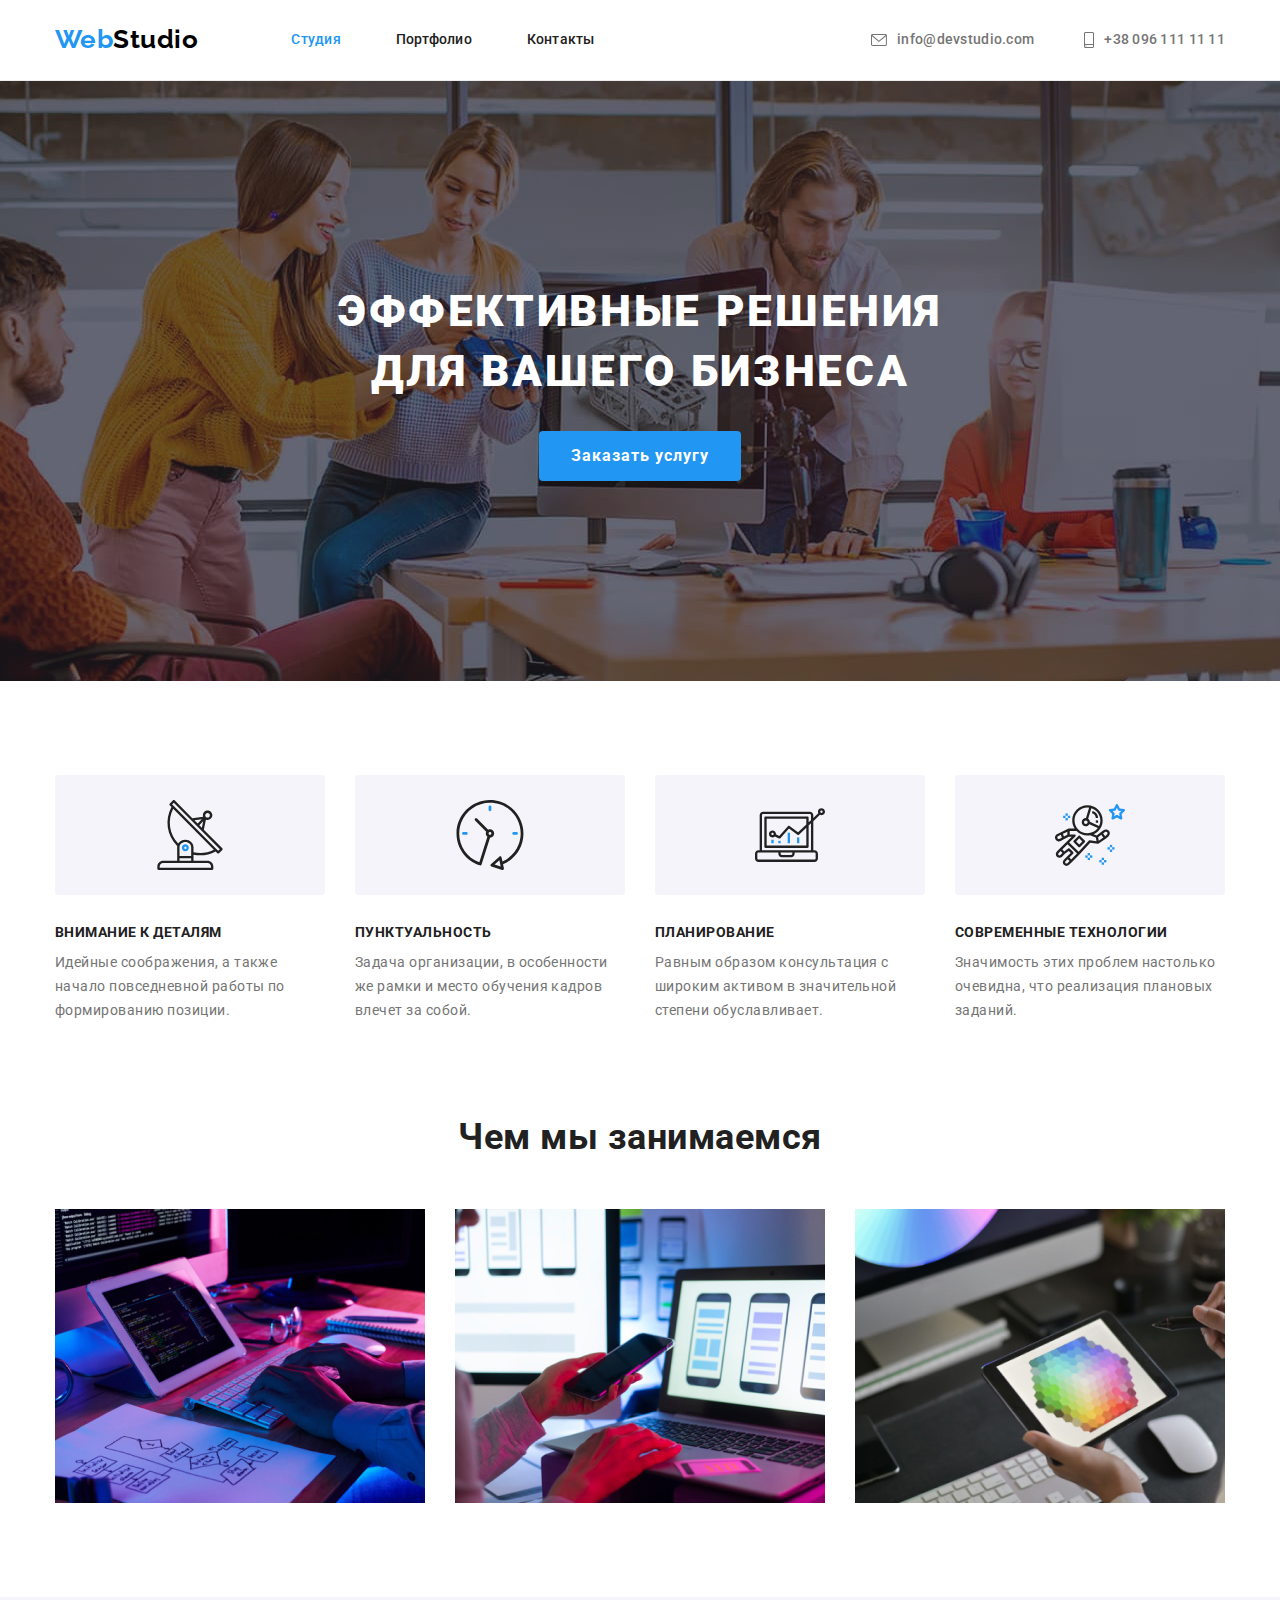
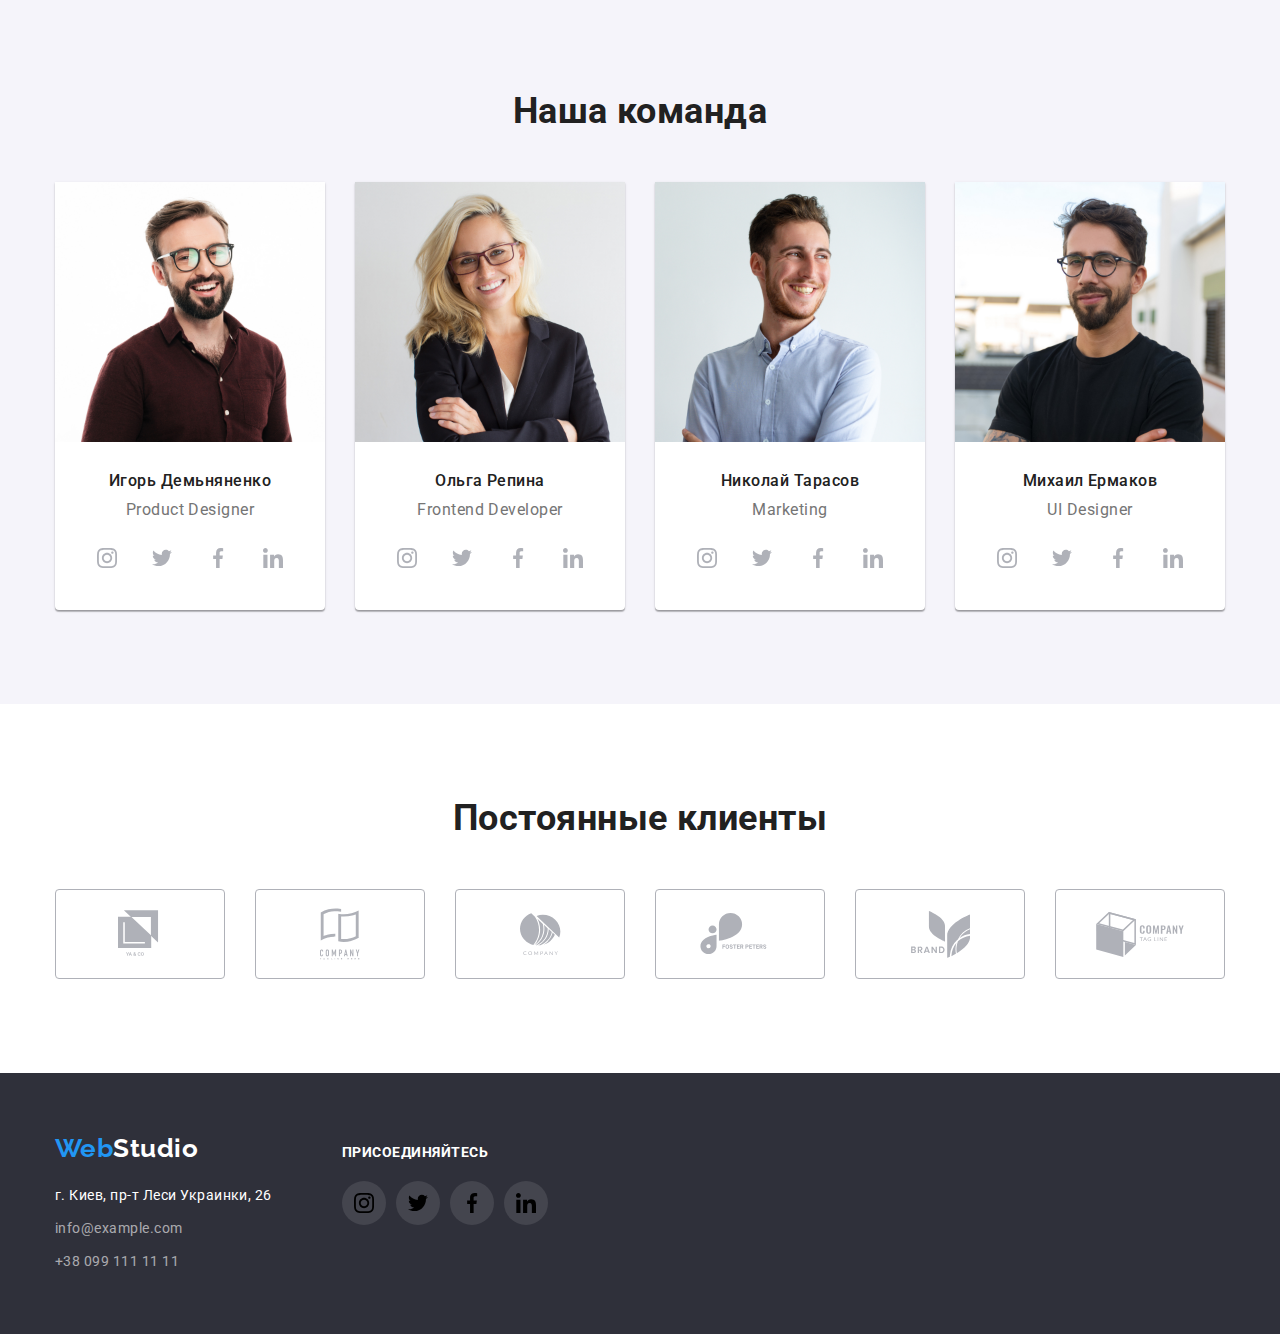
<file: index.html>
<!DOCTYPE html>
<html lang="ru">
<head>
    <meta charset="UTF-8">
    <meta name="viewport" content="width=device-width, initial-scale=1.0">
    <title>Document</title>
    <link rel="stylesheet" href="https://cdnjs.cloudflare.com/ajax/libs/modern-normalize/1.0.0/modern-normalize.min.css">
    <link rel="preconnect" href="https://fonts.gstatic.com">
    <link rel="stylesheet" href="https://fonts.googleapis.com/css2?family=Raleway:wght@700&family=Roboto:wght@400;500;700;900&display=swap">
    <link rel="stylesheet" href="./css/style.css">
</head>
<body>
    <!--Шапка сайта-->
    <header class="header">
        <div class="container">
            <nav class="nav">
                <a class ="link logo" href="./index.html"><span class="web">Web</span><span class="studio">Studio</span></a> 
                
                <ul class="list navmenu">
                    <li class="item"><a class="nav-link link current-page" href="./index.html">Студия</a></li>
                    <li class="item"><a class="nav-link link" href="./portfolio.html">Портфолио</a></li>
                    <li class="item"><a class="nav-link link" href="">Контакты</a></li>
                </ul>
            </nav>

            <ul class="list header-address">
                <li class="item"><a class="contacts link" href="mailto:info@devstudio.com">
                    <svg class="icon mail"><use href="./images/svg/symbol-defs.svg#mail"></use>
                    </svg>info@devstudio.com
                </a></li>
                <li class="item"><a class="contacts link" href="tel:+380961111111">
                    <svg class="icon smartphone">
                    <use href="./images/svg/symbol-defs.svg#smartphone"></use>
                </svg>+38 096 111 11 11
            </a></li>   
            </ul>
        </div>
    </header>

<!--Основной контент-->
    <main>

        <!--большая секция с баннером-->
        <section class="banner">
            <div class="container">
                <h1 class="banner-title">Эффективные решения для вашего бизнеса</h1>
                <a class ="banner-link link" href="">заказать услугу</a>
            </div>
        </section>

        <!-- наши принципы -->
        <section class="principles">
            <!--скрытый заголовок-->
            <!--<h2>наши принципы</h2>-->
            <div class="container">
                <ul class="list">
                    <li class="item sputnik">
                            <h3 class="principles-tittle">внимание к деталям</h3>
                            <p class="principles-text">Идейные соображения, а также начало повседневной работы по формированию позиции.</p>
                    </li>

                    <li class="item clock">
                            <h3 class="principles-tittle">пунктуальность</h3>
                            <p class="principles-text">Задача организации, в особенности же рамки и место обучения кадров влечет за собой.</p>
                    </li>

                    <li class="item diagram">
                            <h3 class="principles-tittle">планирование</h3>
                            <p class="principles-text">Равным образом консультация с широким активом в значительной степени обуславливает.</p>
                    </li>

                    <li class="item austronaut">
                            <h3 class="principles-tittle">современные технологии</h3>
                            <p class="principles-text">Значимость этих проблем настолько очевидна, что реализация плановых заданий.</p>
                    </li>
                </ul>
            </div>
        </section>   

        <!-- О нас-->
        <section class="about">
            <div class="container">
                <h2 class="about-tittle">чем мы занимаемся</h2>
                <ul class="list">
                        <li class="item"><img src="./images/portfolio1.jpg" alt="пример работы 1"></li>
                        <li class="item"><img src="./images/portfolio2.jpg" alt="пример работы 2"></li>
                        <li class="item"><img src="./images/portfolio3.jpg" alt="пример работы 3"></li>
                </ul>
            </div>
        </section>

        <!--наша команда-->
        <section class="team">
            <div class="container">
                <h2 class="team-tittle">наша команда</h2>
                <ul class="list">
                    <li class="item"> 
                        <img src="./images/igor.jpg" alt="фото сотрудника">
                        <div class="team-discription">
                            <h3 class="team-name">Игорь Демьняненко</h3>
                            <p class="team-profession">Product Designer</p>
                            <ul class="list socials">
                                <li class="socials-item">
                                    <a class="socials-link" href="https://www.instagram.com/">
                                        <svg class="icon instagram">
                                            <use href="./images/svg/symbol-defs.svg#instagram"></use>
                                        </svg>
                                    </a>

                                </li>
                                <li class="socials-item">
                                    <a class="socials-link" href="https://www.twitter.com">
                                        <svg class="icon twitter">
                                            <use href="./images/svg/symbol-defs.svg#twitter"></use>
                                        </svg>
                                    </a>
                                </li>
                                <li class="socials-item">
                                    <a class="socials-link" href="https://www.facebook.com">
                                        <svg class="icon facebook">
                                            <use href="./images/svg/symbol-defs.svg#facebook"></use>
                                        </svg>
                                    </a>
                                </li>
                                <li class="socials-item">
                                    <a class="socials-link" href="https://www.linkedin.com">
                                        <svg class="icon linkedin">
                                            <use href="./images/svg/symbol-defs.svg#linkedin"></use>
                                        </svg>
                                    </a>
                                </li>
                                </ul>
                        </div>
                    </li>

                    <li class="item">
                        <img src="./images/olga.jpg" alt="фото сотрудника">
                        <div class="team-discription">
                            <h3 class="team-name">Ольга Репина</h3>
                            <p class="team-profession">Frontend Developer</p>
                            <ul class="list socials">
                                <li class="socials-item">
                                    <a class="socials-link" href="https://www.instagram.com/">
                                        <svg class="icon instagram">
                                            <use href="./images/svg/symbol-defs.svg#instagram"></use>
                                        </svg>
                                    </a>
                                </li>
                                <li class="socials-item">
                                    <a class="socials-link" href="https://www.twitter.com">
                                        <svg class="icon twitter">
                                            <use href="./images/svg/symbol-defs.svg#twitter"></use>
                                        </svg>
                                    </a>
                                </li>
                                <li class="socials-item">
                                    <a class="socials-link" href="https://www.facebook.com">
                                        <svg class="icon facebook">
                                            <use href="./images/svg/symbol-defs.svg#facebook"></use>
                                        </svg>
                                    </a>
                                </li>
                                <li class="socials-item">
                                    <a class="socials-link" href="https://www.linkedin.com">
                                        <svg class="icon linkedin">
                                            <use href="./images/svg/symbol-defs.svg#linkedin"></use>
                                        </svg>
                                    </a>
                                </li>
                            </ul> 
                        </div>
                    </li>
                    <li class="item">
                        <img src="./images/nikolay.jpg" alt="фото сотрудника">
                        <div class="team-discription">
                            <h3 class="team-name">Николай Тарасов</h3>
                            <p class="team-profession">Marketing</p>   
                            <ul class="list socials">
                                <li class="socials-item">
                                    <a class="socials-link" href="https://www.instagram.com/">
                                        <svg class="icon instagram">
                                            <use href="./images/svg/symbol-defs.svg#instagram"></use>
                                        </svg>
                                    </a>
                        
                                </li>
                                <li class="socials-item">
                                    <a class="socials-link" href="https://www.twitter.com">
                                        <svg class="icon twitter">
                                            <use href="./images/svg/symbol-defs.svg#twitter"></use>
                                        </svg>
                                    </a>
                                </li>
                                <li class="socials-item">
                                    <a class="socials-link" href="https://www.facebook.com">
                                        <svg class="icon facebook">
                                            <use href="./images/svg/symbol-defs.svg#facebook"></use>
                                        </svg>
                                    </a>
                                </li>
                                <li class="socials-item">
                                    <a class="socials-link" href="https://www.linkedin.com">
                                        <svg class="icon linkedin">
                                            <use href="./images/svg/symbol-defs.svg#linkedin"></use>
                                        </svg>
                                    </a>
                                </li>
                            </ul>
                        </div>
                    </li>

                    <li class="item">
                        <img src="./images/mikhail.jpg" alt="фото сотрудника">
                        <div class="team-discription">
                            <h3 class="team-name">Михаил Ермаков</h3>
                            <p class="team-profession">UI Designer</p>                           
                            <ul class="list socials">
                                <li class="socials-item">
                                    <a class="socials-link" href="https://www.instagram.com/">
                                        <svg class="icon instagram">
                                            <use href="./images/svg/symbol-defs.svg#instagram"></use>
                                        </svg>
                                    </a>
                                </li>
                                <li class="socials-item">
                                    <a class="socials-link" href="https://www.twitter.com">
                                        <svg class="icon twitter">
                                            <use href="./images/svg/symbol-defs.svg#twitter"></use>
                                        </svg>
                                    </a>
                                </li>
                                <li class="socials-item">
                                    <a class="socials-link" href="https://www.facebook.com">
                                        <svg class="icon facebook">
                                            <use href="./images/svg/symbol-defs.svg#facebook"></use>
                                        </svg>
                                    </a>
                                </li>
                                <li class="socials-item">
                                    <a class="socials-link" href="https://www.linkedin.com">
                                        <svg class="icon linkedin">
                                            <use href="./images/svg/symbol-defs.svg#linkedin"></use>
                                        </svg>
                                    </a>
                                </li>
                            </ul>
                        </div>
                    </li>
                </ul>
            </div>
        </section>

        <!--клиенты-->
        <section class="clients">
            <div class="container">
                <h2 class="clients-tittle">постоянные клиенты</h2>
                <ul class="list clients-list">
                    <li class="item">
                        <a class="link clients-link" href="">
                            <svg class="icon logo-1">
                                <use href="./images/svg/symbol-defs.svg#logo-1"></use>
                            </svg>
                        </a>
                    </li>
                    <li class="item">
                        <a class="link clients-link" href="">
                            <svg class="icon logo-2">
                                <use href="./images/svg/symbol-defs.svg#logo-2"></use>
                            </svg>
                        </a>
                    </li>
                    <li class="item">
                        <a class="link clients-link" href="">
                            <svg class="icon logo-3">
                                <use href="./images/svg/symbol-defs.svg#logo-3"></use>
                            </svg>
                        </a>
                    </li>
                    <li class="item">
                        <a class="link clients-link" href="">
                            <svg class="icon logo-4">
                                <use href="./images/svg/symbol-defs.svg#logo-4"></use>
                            </svg>
                        </a>
                    </li>
                    <li class="item">
                        <a class="link clients-link" href="">
                            <svg class="icon logo-5">
                                <use href="./images/svg/symbol-defs.svg#logo-5"></use>
                            </svg>
                        </a>
                    </li>
                    <li class="item">
                        <a class="link clients-link" href="">
                            <svg class="icon logo-6">
                                <use href="./images/svg/symbol-defs.svg#logo-6"></use>
                            </svg>
                        </a>
                    </li>
                </ul>
            </div>
        </section>
    </main>

<!--футер-->
    <footer class="footer">
        <div class="container">
            <div>
                <a class ="footer-logo" href=""><span class="web-footer">Web</span><span class="studio-footer">Studio</span></a>
                <address class="address">
                    <p>г. Киев, пр-т Леси Украинки, 26</p>
                    <a class="link" href="mailto:info@example.com">info@example.com</a>
                    <a class="link" href="tel:+380991111111">+38 099 111 11 11</a>
                </address>
            </div>
            <div class="join">
                <p class="join-tittle">присоединяйтесь</p>
                <ul class="list socials">
                    <li class="socials-item">
                        <a class="socials-link" href="https://www.instagram.com/">
                            <svg class="instagram">
                                <use href="./images/svg/symbol-defs.svg#instagram"></use>
                            </svg>
                        </a>
            
                    </li>
                    <li class="socials-item">
                        <a class="socials-link" href="https://www.twitter.com">
                            <svg class="twitter">
                                <use href="./images/svg/symbol-defs.svg#twitter"></use>
                            </svg>
                        </a>
                    </li>
                    <li class="socials-item">
                        <a class="socials-link" href="https://www.facebook.com">
                            <svg class="facebook">
                                <use href="./images/svg/symbol-defs.svg#facebook"></use>
                            </svg>
                        </a>
                    </li>
                    <li class="socials-item">
                        <a class="socials-link" href="https://www.linkedin.com">
                            <svg class="linkedin">
                                <use href="./images/svg/symbol-defs.svg#linkedin"></use>
                            </svg>
                        </a>
                    </li>
                </ul>             
            </div>
        </div>
    </footer>
</body>
</html>
</file>
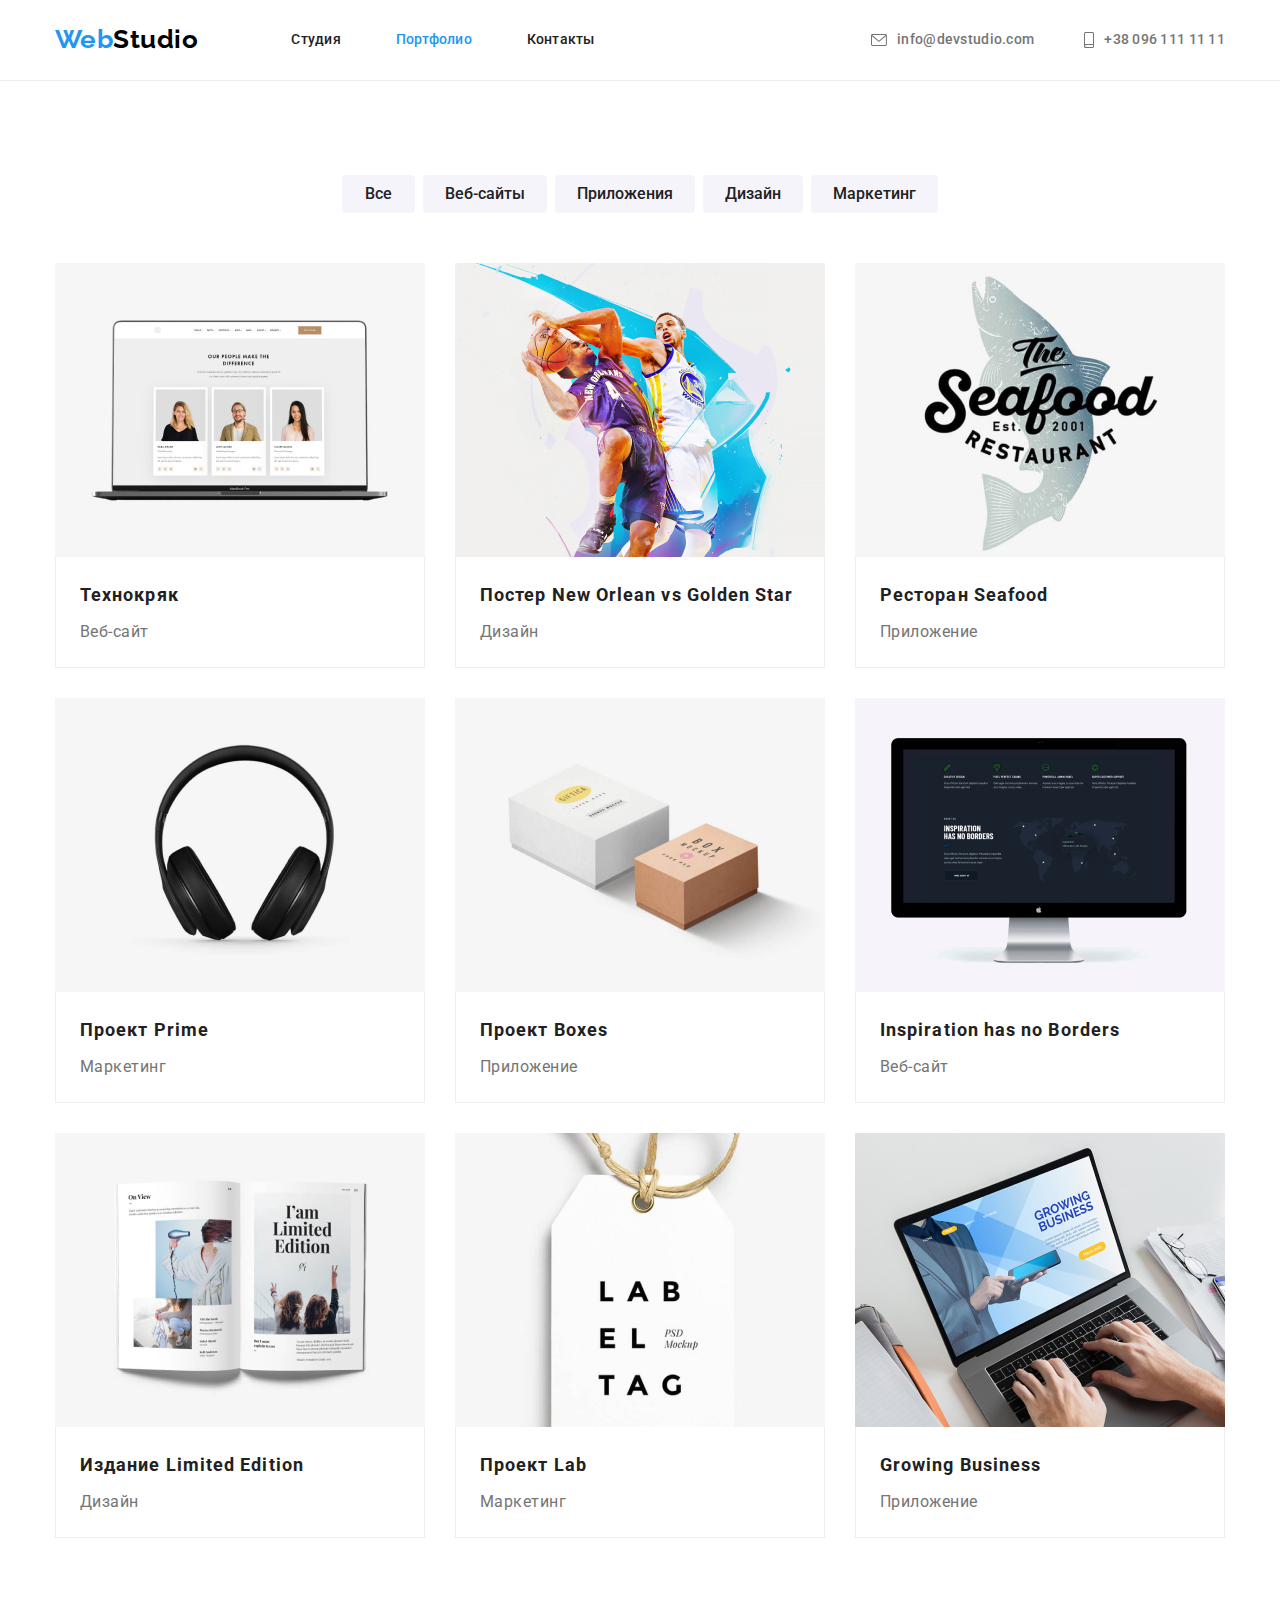
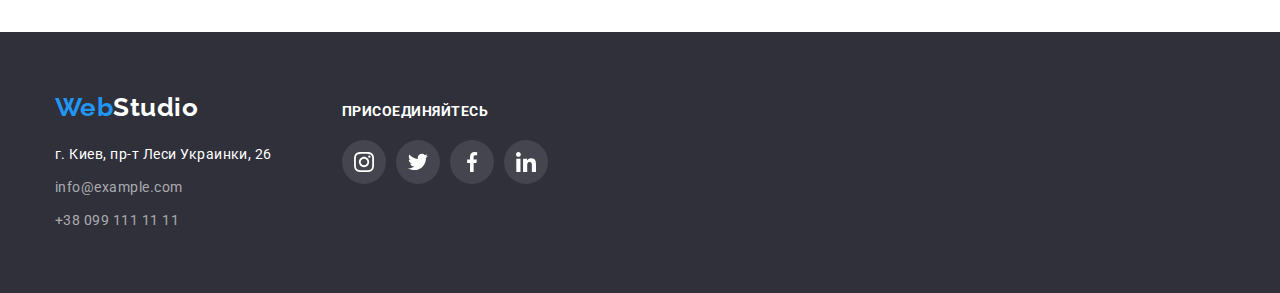
<file: portfolio.html>
<!DOCTYPE html>
<html lang="ru">
<head>
    <meta charset="UTF-8">
    <meta name="viewport" content="width=device-width, initial-scale=1.0">
    <title>Portfolio</title>
    <link rel="stylesheet" href="https://cdnjs.cloudflare.com/ajax/libs/modern-normalize/1.0.0/modern-normalize.min.css">
    <link rel="preconnect" href="https://fonts.gstatic.com">
    <link rel="stylesheet" href="https://fonts.googleapis.com/css2?family=Raleway:wght@700&family=Roboto:wght@400;500;700;900&display=swap">
    <link rel="stylesheet" href="./css/style.css">
</head>
<body>
    <!-- шапка -->
    <header class="header">
        <div class="container">
            <nav class="nav">
                <a class="link logo" href="./index.html"><span class="web">Web</span><span class="studio">Studio</span></a>
    
                <ul class="list navmenu">
                    <li class="item"><a class="nav-link link" href="./index.html">Студия</a></li>
                    <li class="item"><a class="nav-link link current-page" href="./portfolio.html">Портфолио</a></li>
                    <li class="item"><a class="nav-link link" href="">Контакты</a></li>
                </ul>
            </nav>
    
            <ul class="list header-address">
                <li class="item"><a class="contacts link" href="mailto:info@devstudio.com">
                        <svg class="icon mail">
                            <use href="./images/svg/symbol-defs.svg#mail"></use>
                        </svg>info@devstudio.com
                    </a></li>
                <li class="item"><a class="contacts link" href="tel:+380961111111">
                        <svg class="icon smartphone">
                            <use href="./images/svg/symbol-defs.svg#smartphone"></use>
                        </svg>+38 096 111 11 11
                    </a></li>
            </ul>
        </div>
    </header>

    <!--основной контент-->
    <main>
        <!--  каталог портфолио  -->
        <section class="portfolio">

            <!--невидимый заголовок для поисковиков-->
            <!--<h1>Наше портфолио</h1>-->

            <!--переключатель страниц портфолио-->
            <div class="container menu">
                <ul class="list buttons">
                    <li class="item"><button class="portfolio-pages button" type="button">Все</button></li>
                    <li class="item"><button class="portfolio-pages button" type="button">Веб-сайты</button></li>
                    <li class="item"><button class="portfolio-pages button" type="button">Приложения</button></li>
                    <li class="item"><button class="portfolio-pages button" type="button">Дизайн</button></li>
                    <li class="item"><button class="portfolio-pages button" type="button">Маркетинг</button></li>
                </ul>

                <!--каталог с фотографиями-->
                <ul class="list cards" >
                    <li class="item">
                        <a href="">
                            <img src="./images/web-site.jpg" alt="пример веб-сайта">
                            <div class="cards-text">
                            <h2 class="cards-tittle">Технокряк</h2>
                            <p class="cards-type">Веб-сайт</p>
                        </div>
                        </a>
                    </li>

                    <li class="item">
                        <a href="">
                            <img src="./images/poster.jpg" alt="изображение постера">
                            <div class="cards-text">
                                <h2 class="cards-tittle">Постер New Orlean vs Golden Star</h2>
                                <p class="cards-type">Дизайн</p>
                            </div>
                        </a>
                    </li>

                    <li class="item">
                        <a href="">
                            <img src="./images/Shark.jpg" alt="изображение логотипа">
                            <div class="cards-text">
                                <h2 class="cards-tittle">Ресторан Seafood</h2>
                                <p class="cards-type">Приложение</p>
                            </div>
                        </a>
                    </li>

                    <li class="item">
                        <a href="">
                            <img src="./images/headphones.jpg" alt="изображение наушников">
                            <div class="cards-text">
                                <h2 class="cards-tittle">Проект Prime</h2>
                                <p class="cards-type">Маркетинг</p>
                            </div>
                        </a>
                    </li>

                    <li class="item">
                        <a href="">
                            <img src="./images/boxes.jpg" alt="изображение коробочек">
                            <div class="cards-text">
                                <h2 class="cards-tittle">Проект Boxes</h2>
                                <p class="cards-type">Приложение</p>
                            </div>
                        </a>
                    </li>

                    <li class="item">
                        <a href="">
                            <img src="./images/web-site2.jpg" alt="изображение веб-сайта">
                            <div class="cards-text">
                                <h2 class="cards-tittle">Inspiration has no Borders</h2>
                                <p class="cards-type">Веб-сайт</p>
                            </div>
                        </a>
                    </li>

                    <li class="item">
                        <a href="">
                            <img src="./images/magazine.jpg" alt="изображение журнала">
                            <div class="cards-text">
                                <h2 class="cards-tittle">Издание Limited Edition</h2>
                                <p class="cards-type">Дизайн</p>
                            </div>
                        </a>
                    </li>

                    <li class="item">
                        <a href="">
                            <img src="./images/label-tag.jpg" alt="изображение ярлычка">
                            <div class="cards-text">
                                <h2 class="cards-tittle">Проект Lab</h2>
                                <p class="cards-type">Маркетинг</p>
                            </div>
                        </a>
                    </li>

                    <li class="item">
                        <a href="">
                            <img src="./images/laptop.jpg" alt="изображение приложения">
                            <div class="cards-text">
                                <h2 class="cards-tittle">Growing Business</h2>
                                <p class="cards-type">Приложение</p>
                            </div>
                        </a>
                    </li>
                </ul>
            </div>
        </section>
    </main>

    <!--футер-->
    <footer class="footer">
        <div class="container">
            <div>
                <a class="footer-logo" href=""><span class="web-footer">Web</span><span
                        class="studio-footer">Studio</span></a>
                <address class="address">
                    <p>г. Киев, пр-т Леси Украинки, 26</p>
                    <a class="link" href="mailto:info@example.com">info@example.com</a>
                    <a class="link" href="tel:+380991111111">+38 099 111 11 11</a>
                </address>
            </div>
            <div class="join">
                <p class="join-tittle">присоединяйтесь</p>
                <ul class="list socials">
                    <li class="socials-item">
                        <a class="socials-link" href="https://www.instagram.com/">
                            <svg class="instagram icon">
                                <use href="./images/svg/symbol-defs.svg#instagram"></use>
                            </svg>
                        </a>
    
                    </li>
                    <li class="socials-item">
                        <a class="socials-link" href="https://www.twitter.com">
                            <svg class="twitter icon">
                                <use href="./images/svg/symbol-defs.svg#twitter"></use>
                            </svg>
                        </a>
                    </li>
                    <li class="socials-item">
                        <a class="socials-link" href="https://www.facebook.com">
                            <svg class="facebook icon">
                                <use href="./images/svg/symbol-defs.svg#facebook"></use>
                            </svg>
                        </a>
                    </li>
                    <li class="socials-item">
                        <a class="socials-link" href="https://www.linkedin.com">
                            <svg class="linkedin icon">
                                <use href="./images/svg/symbol-defs.svg#linkedin"></use>
                            </svg>
                        </a>
                    </li>
                </ul>
            </div>
        </div>
    </footer>
</body>
</html>
</file>
<file: css/style.css>
/* main text color: ##212121 */
/* secondary text  color: #757575 */
/* accent color: #2196F3 */
/* main background color: #FFFFFF */
/* secondary background color: #F5F4FA */

/* banner-section text color: #FFFFFF */
/* banner-section background color: #2F303A */

:root {
  --main-text-color: #212121;
  --secondary-text-color: #757575;
  --accent-color: #2196f3;
  --main-background-color: #ffffff;
  --secondary-background-color: #f5f4fa;
  --alt-text-color: #ffffff;
  --banner-background-color: #2f303a;
  --logo-main-color: #afb1b8;
  --safe-background-color: #c4c4c4;
}

img {
  display: block;
  width: 100%;
  height: auto;
}

p {
  margin: 0;
  padding: 0;
}
h1,
h2,
h3,
h4,
h5,
h6 {
  margin: 0;
  padding: 0;
}

ul {
  margin: 0;
  padding: 0;
}

li {
  margin: 0;
  padding: 0;
}

body {
  background-color: var(--main-background-color);
  color: var(--main-text-color);
  font-family: 'Roboto', sans-serif;
  letter-spacing: 0.03em;
}

section:nth-child(2n + 4) {
  background-color: var(--secondary-background-color);
}

/* оформление ссылок и списков */
.list {
  list-style: none;
}

a {
  text-decoration: none;
}

.icon {
  fill: currentColor;
}

/* оформление логотипа */
.web {
  color: var(--accent-color);
  font-family: 'Raleway', sans-serif;
  font-weight: 700;
  font-size: 26px;
  line-height: 1.19;
}

.studio {
  color: #000000;
  font-family: 'Raleway', sans-serif;
  font-weight: 700;
  font-size: 26px;
  line-height: 1.19;
}
/* оформление блока навигации */
.header {
  /* padding-top: 24px;
  padding-bottom: 25px; */
  border-bottom: 1px solid #ececec;
  /* max-height: 80px; */
}

.header > .container {
  display: flex;
  justify-content: flex-start;
  align-items: center;
  width: 1200px;
  margin-left: auto;
  margin-right: auto;
  padding: 0 15px;
}
.nav {
  display: flex;
  align-items: center;
}

.logo {
  display: inline-block;
  padding-top: 24px;
  padding-bottom: 25px;
}

.navmenu,
.navmenu .item {
  display: inline-block;
}

.header-address .item {
  display: flex;
  align-items: center;
}
.header-address > .item:not(:first-child) {
  margin-left: 50px;
}

.header-address {
  display: flex;
  align-items: center;
  margin-left: auto;
}

.navmenu {
  margin-left: 93px;
}

.navmenu li:not(:first-child) {
  margin-left: 50px;
}

.nav-link {
  display: inline-block;
  padding: 32px 0;
  color: var(--main-text-color);
  font-weight: 500;
  font-size: 14px;
  line-height: 1.14;
  letter-spacing: 0.02em;
}

.nav-link:hover,
.nav-link:focus {
  color: var(--accent-color);
}

.contacts {
  display: flex;
  align-items: center;
  padding: 32px 0;
  color: var(--secondary-text-color);
  font-weight: 500;
  font-size: 14px;
  line-height: 1.14;
  letter-spacing: 0.02em;
}

.contacts:hover,
.contacts:focus {
  color: var(--accent-color);
}

.mail {
  height: 12px;
  width: 16px;
  margin-right: 10px;
}

.smartphone {
  width: 10px;
  height: 16px;
  margin-right: 10px;
}

.contacts:hover .icon,
.contacts:focus .icon {
  fill: var(--accent-color);
}

/* оформление секции баннера */

.banner {
  /* background-color: var(--banner-background-color); */
  background-color: var(--main-background-color);
}

.banner > .container {
  text-align: center;

  max-width: 1600px;
  height: 600px;
  margin-left: auto;
  margin-right: auto;
  padding-top: 200px;
  padding-bottom: 200px;

  background-color: var(--safe-background-color);
  background-image: linear-gradient(
      rgba(47, 48, 58, 0.4),
      rgba(47, 48, 58, 0.4)
    ),
    url('../images/bgc.jpg');
  background-position: center;
  background-size: cover;
  background-repeat: no-repeat;
}

.banner-title {
  margin-bottom: 30px;
  color: var(--alt-text-color);
  margin-left: auto;
  margin-right: auto;

  width: 696px;
  height: 120px;
  font-weight: 900;
  font-size: 44px;
  line-height: 60px;
  letter-spacing: 0.06em;
  text-transform: uppercase;
}

.banner-link.link {
  display: inline-block;
  min-width: 200px;
  min-height: 50px;
  border-radius: 4px;
  padding: 10px 32px;

  color: var(--alt-text-color);
  background-color: var(--accent-color);
  font-weight: 700;
  font-size: 16px;
  line-height: 1.87;
  letter-spacing: 0.06em;
}

.banner-link:first-letter {
  text-transform: uppercase;
}

/* оформление секции принципов */
.principles {
  padding-top: 94px;
}

.principles .container {
  display: flex;
  width: 1200px;
  padding: 0 15px;
  margin-left: auto;
  margin-right: auto;
}

.principles .list {
  display: flex;
}

.principles .item {
  width: calc((100% - 90px) / 4);
}

.sputnik::before {
  content: '';
  display: block;
  margin-bottom: 30px;
  height: 120px;
  background-color: var(--secondary-background-color);
  border-radius: 4px;
  background-image: url('../images/antenna.svg');
  background-repeat: no-repeat;
  background-position: center;
}

.clock::before {
  content: '';
  display: block;
  margin-bottom: 30px;
  height: 120px;
  background-color: var(--secondary-background-color);
  border-radius: 4px;
  background-image: url('../images/clock.svg');
  background-repeat: no-repeat;
  background-position: center;
}

.diagram::before {
  content: '';
  display: block;
  margin-bottom: 30px;
  height: 120px;
  background-color: var(--secondary-background-color);
  border-radius: 4px;
  background-image: url('../images/diagram.svg');
  background-repeat: no-repeat;
  background-position: center;
}

.austronaut::before {
  content: '';
  display: block;
  margin-bottom: 30px;
  height: 120px;
  background-color: var(--secondary-background-color);
  border-radius: 4px;
  background-image: url('../images/astronaut.svg');
  background-repeat: no-repeat;
  background-position: center;
}

.principles .item:not(:first-child) {
  margin-left: 30px;
}

.principles-text {
  color: var(--secondary-text-color);
  font-size: 14px;
  line-height: 1.71;
}

.principles-tittle {
  margin-bottom: 10px;
  font-weight: 700;
  font-size: 14px;
  line-height: 1.14;
  text-transform: uppercase;
}

/* Оформление секции чем мы занимаемся */
.about {
  padding-top: 94px;
  padding-bottom: 94px;
  background-color: var(--main-background-color);
}
.about > .container {
  width: 1200px;
  padding: 0 15px;
  margin-left: auto;
  margin-right: auto;
}

.about-tittle {
  font-weight: 700;
  font-size: 36px;
  line-height: 1.16;
  text-align: center;
  margin-bottom: 50px;
}

.about .list {
  display: flex;
}

.about .item:not(:last-child) {
  margin-right: 30px;
}

.about-tittle::first-letter {
  text-transform: uppercase;
}

/* оформление секции нашей команды */
.team > .container {
  width: 1200px;
  padding: 0 15px;
  margin-left: auto;
  margin-right: auto;
}

.team .list {
  display: flex;
  text-align: center;
}

.team {
  padding-top: 94px;
  padding-bottom: 94px;
  color: var(--main-text-color);
}

.team-discription {
  padding: 30px 30px;
}

.team .item {
  background: var(--main-background-color);
  box-shadow: 0px 1px 3px rgba(0, 0, 0, 0.12), 0px 1px 1px rgba(0, 0, 0, 0.14),
    0px 2px 1px rgba(0, 0, 0, 0.2);
  border-radius: 0px 0px 4px 4px;
}

.team img {
  display: block;
  max-width: 270px;
}

.team .item:not(:last-child) {
  margin-right: 30px;
}

.team-tittle {
  text-align: center;
  margin-bottom: 50px;
  font-weight: 700;
  font-size: 36px;
  line-height: 1.16;
}

.team-tittle::first-letter {
  text-transform: uppercase;
}

.team-name {
  font-weight: 500;
  font-size: 16px;
  line-height: 1.18;
  margin-bottom: 10px;
}

.team-profession {
  color: var(--secondary-text-color);
  margin-bottom: 16px;
}

.socials {
  display: flex;
  justify-content: space-between;
}

.socials-link {
  display: flex;
  justify-content: center;
  align-items: center;
  width: 100%;
  height: 100%;
  /* width: 44px;
  height: 44px; */
  border-radius: 50%;

  color: var(--logo-main-color);
}

.socials-item {
  height: 44px;
  width: 44px;
}

.socials-link:hover,
.socials-link:focus {
  background-color: var(--accent-color);
  color: var(--alt-text-color);
}

.instagram {
  width: 20px;
  height: 20px;
}

.twitter {
  width: 20px;
  height: 20px;
}

.facebook {
  width: 20px;
  height: 20px;
}

.linkedin {
  width: 20px;
  height: 20px;
}

/* оформление секции клиентов*/

.clients {
  padding-top: 94px;
  padding-bottom: 94px;
}

.clients > .container {
  width: 1200px;
  padding: 0 15px;
  margin-left: auto;
  margin-right: auto;
}

.clients-tittle::first-letter {
  text-transform: uppercase;
}

.clients-tittle {
  text-align: center;
  font-style: normal;
  font-weight: 700;
  font-size: 36px;
  line-height: 1.16;
  text-align: center;
  margin-bottom: 50px;
}

.clients-list {
  display: flex;
  /* justify-content: space-between; */
}

.clients .item {
  display: flex;
  width: 170px;
  height: 90px;
}

.clients .item:not(:last-child) {
  margin-right: 30px;
}

.clients-link {
  display: flex;
  justify-content: center;
  align-items: center;
  border: 1px solid var(--logo-main-color);
  border-radius: 4px;

  width: 100%;
  height: 100%;

  color: var(--logo-main-color);
}

.clients-link:hover,
.clients-link:focus {
  border-color: var(--accent-color);
  color: var(--accent-color);
}

.logo-1 {
  width: 44.27px;
  height: 49.23px;
}

.logo-2 {
  width: 40px;
  height: 52px;
}

.logo-3 {
  width: 41px;
  height: 42.6px;
}

.logo-4 {
  width: 79.66px;
  height: 42.02px;
}

.logo-5 {
  width: 59px;
  height: 47px;
}

.logo-6 {
  width: 88.48px;
  height: 45.44px;
}

/* Оформления футера и адреса */
.footer > .container {
  display: flex;
  align-items: baseline;
  width: 1200px;
  margin-left: auto;
  margin-right: auto;
  padding: 0 15px;
}

.web-footer {
  color: var(--accent-color);
  font-family: 'Raleway', sans-serif;
  font-weight: 700;
  font-size: 26px;
  line-height: 1.19;
}

.studio-footer {
  color: var(--alt-text-color);
  font-family: 'Raleway', sans-serif;
  font-family: 'Raleway', sans-serif;
  font-weight: 700;
  font-size: 26px;
  line-height: 1.19;
}
.footer {
  background-color: var(--banner-background-color);
  font-size: 14px;
  line-height: 24px;
  padding-top: 60px;
  padding-bottom: 60px;
}

.address {
  color: var(--alt-text-color);
  font-style: normal;
  font-size: 14px;
  line-height: 1.71;
}

.address .link {
  display: block;
  color: rgba(255, 255, 255, 0.6);
}

.address .link:not(:last-child) {
  margin-bottom: 9px;
}

.address p {
  margin-bottom: 9px;
}

.footer-logo {
  display: block;
  margin-bottom: 20px;
  text-decoration: none;
}

.join {
  margin-left: 70px;
  width: 206px;
  height: 80px;
}
.join-tittle {
  color: var(--alt-text-color);
  font-weight: 700;
  line-height: 1.14;
  text-transform: uppercase;
  margin-bottom: 20px;
}

.footer .socials-link {
  color: var(--alt-text-color);
  background-color: rgba(255, 255, 255, 0.1);
}

.footer .socials-link:hover,
.footer .socials-link:focus {
  background-color: var(--accent-color);
  color: var(--alt-text-color);
}

/* оформление ссылки, текущей страницы в секции навигации */
.link.current-page {
  color: var(--accent-color);
}

/* оформление меню портфолио */

.portfolio .container {
  width: 1200px;
  padding: 0 15px;
  margin-left: auto;
  margin-right: auto;
}

.portfolio a {
  display: block;
  text-decoration: none;
  color: var(--secondary-text-color);
}

.portfolio {
  padding: 94px 0;
}

.button {
  padding: 0;
}

.portfolio .buttons {
  display: flex;
  justify-content: center;
  margin-bottom: 50px;
}

.buttons .item:not(:last-child) {
  margin-right: 8px;
}

.portfolio-pages.button {
  border: 0px;
  min-width: 73px;
  min-height: 38px;
  padding: 6px 22px;
  border-radius: 4px;

  color: var(--main-text-color);
  background-color: var(--secondary-background-color);

  font-family: 'Roboto', 'Sans-serif';
  font-weight: 500;
  font-size: 16px;
  line-height: 1.62;
}

.portfolio-pages:hover,
.portfolio-pages:focus {
  background-color: var(--accent-color);
  color: var(--alt-text-color);
  box-shadow: 0px 3px 1px rgba(0, 0, 0, 0.1), 0px 1px 2px rgba(0, 0, 0, 0.08),
    0px 2px 2px rgba(0, 0, 0, 0.12);
}

.cards {
  display: flex;
  flex-wrap: wrap;
}

.cards .item {
  margin-right: 30px;
  margin-top: 30px;
  flex-basis: calc((100% - 60px) / 3);
}

.cards .item a:hover,
.cards .item a:focus {
  box-shadow: 0px 1px 1px rgba(0, 0, 0, 0.12), 0px 4px 4px rgba(0, 0, 0, 0.06),
    1px 4px 6px rgba(0, 0, 0, 0.16);
}

.cards .item:nth-child(-1n + 3) {
  margin-top: 0px;
}
.cards .item:nth-child(3n) {
  margin-right: 0px;
}

.cards-text {
  padding: 20px 24px;
  border-right: 1px solid #eeeeee;
  border-bottom: 1px solid #eeeeee;
  border-left: 1px solid #eeeeee;
}

.cards-tittle {
  margin-bottom: 4px;
  font-weight: 700;
  font-size: 18px;
  line-height: 2;
  letter-spacing: 0.06em;
  color: var(--main-text-color);
}

.cards-type {
  color: var(--secondary-text-color);
  font-size: 16px;
  line-height: 30px;
}
</file>
